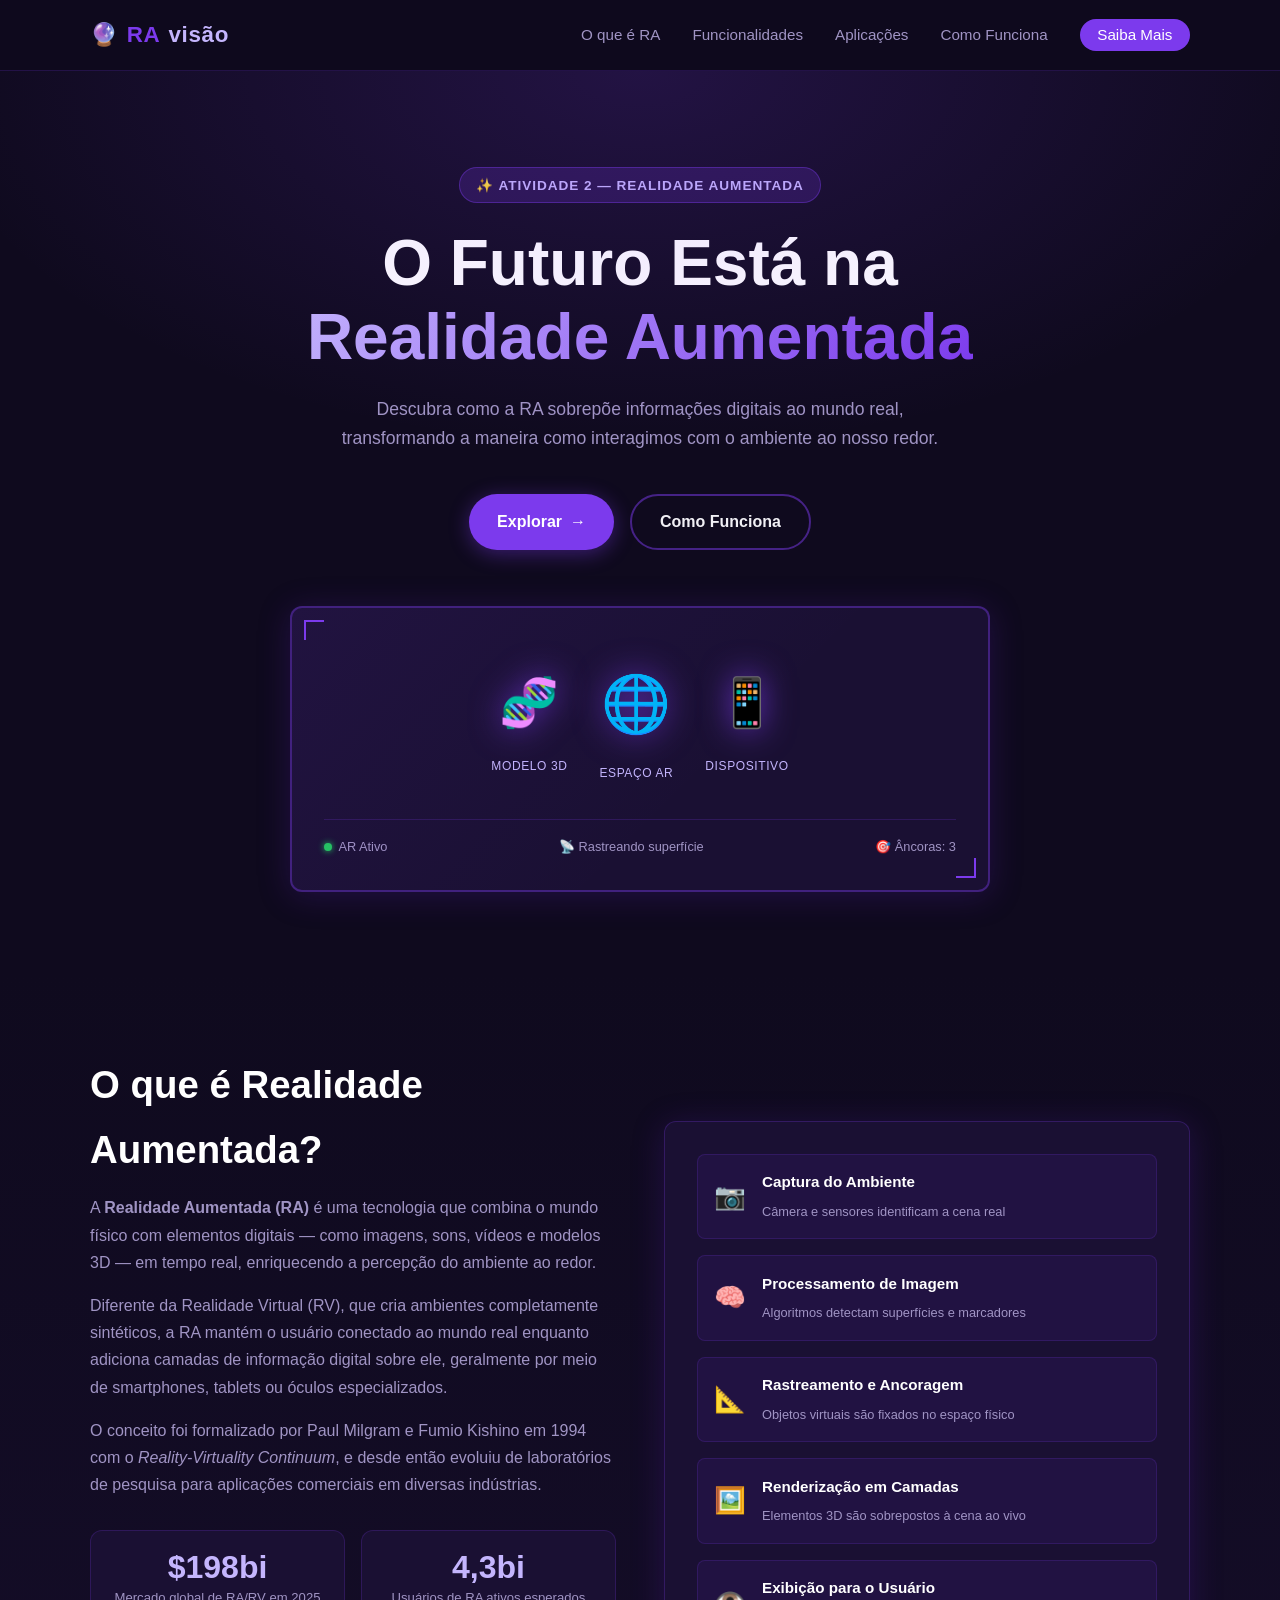
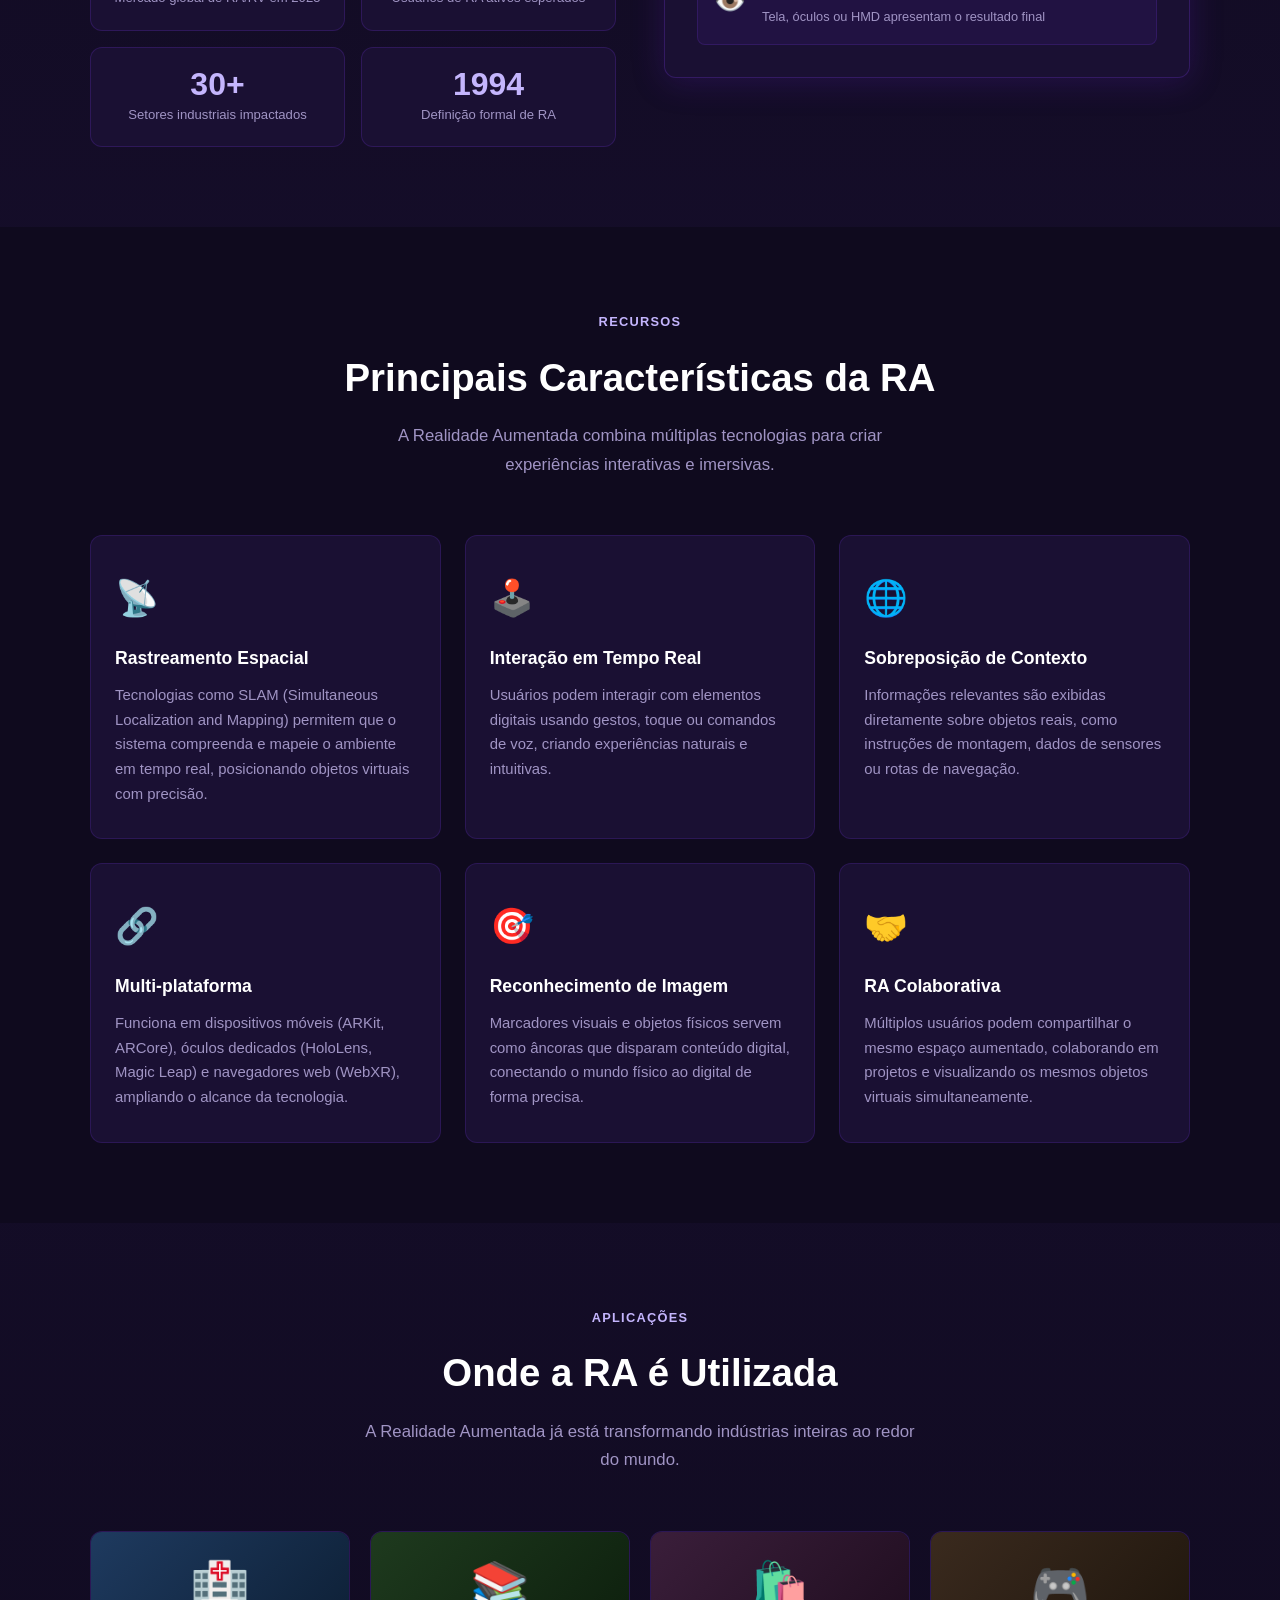
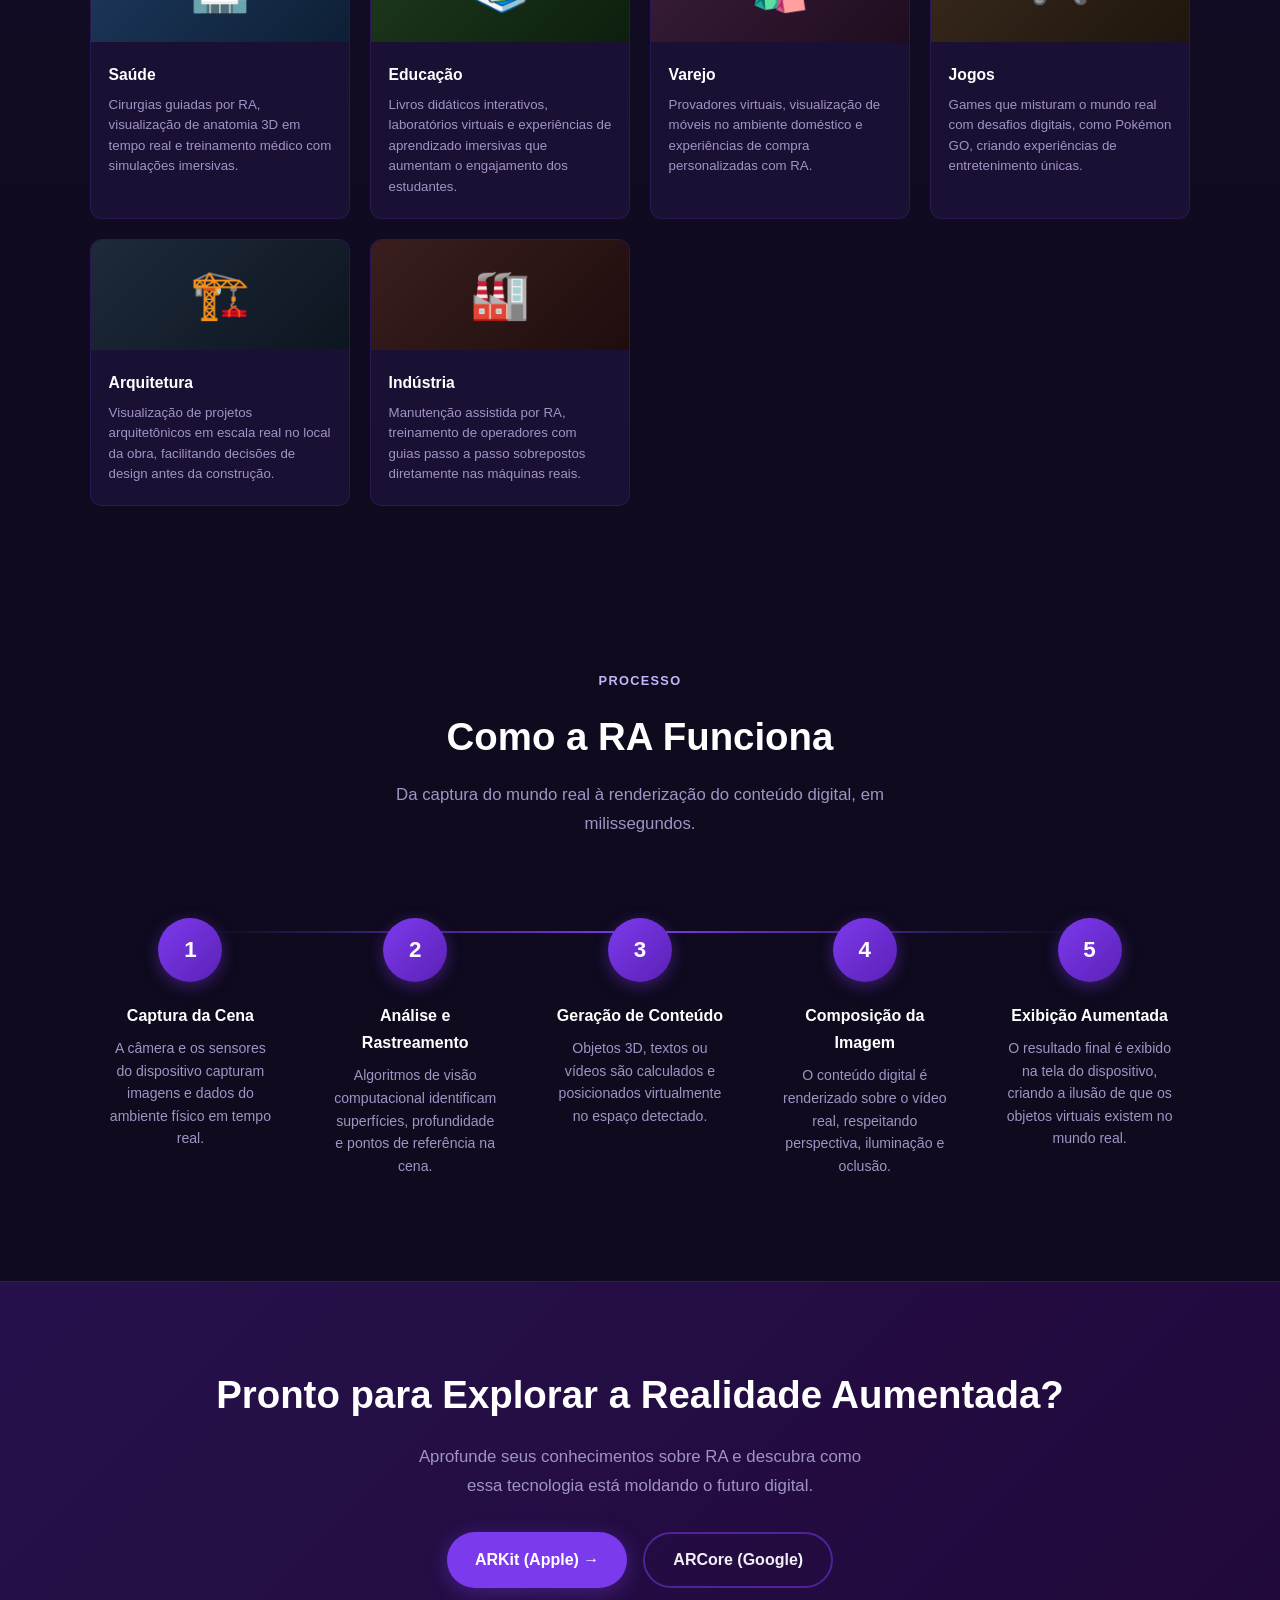
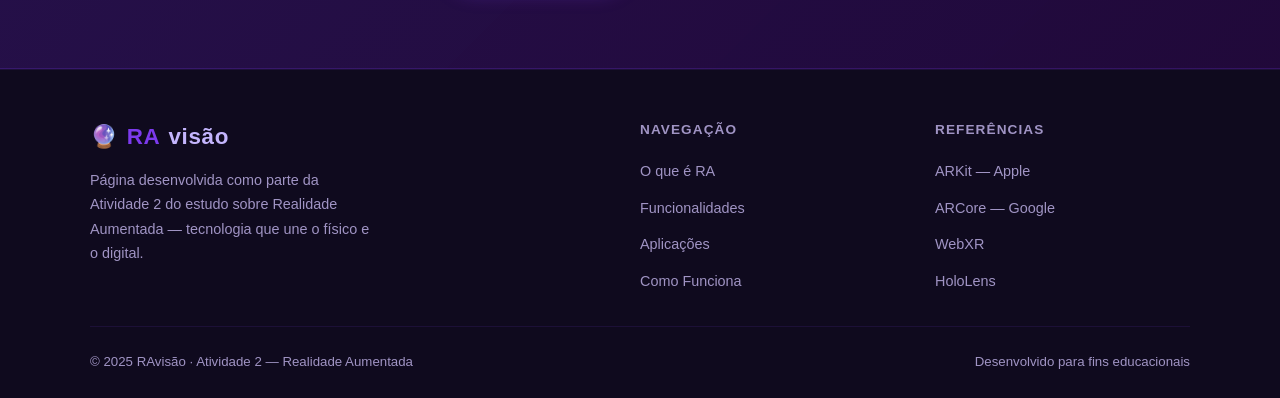
<file: index.html>
<!DOCTYPE html>
<html lang="pt-BR">
<head>
  <meta charset="UTF-8" />
  <meta name="viewport" content="width=device-width, initial-scale=1.0" />
  <meta name="description" content="Explore o universo da Realidade Aumentada: tecnologia, aplicações e o futuro da interação digital com o mundo físico." />
  <title>Realidade Aumentada — Atividade 2</title>
  <link rel="stylesheet" href="style.css" />
</head>
<body>

  <!-- ===== NAVBAR ===== -->
  <header>
    <nav class="navbar" role="navigation" aria-label="Menu principal">
      <div class="container">
        <a href="#" class="navbar__logo" aria-label="Início">
          🔮 <span>RA</span>visão
        </a>

        <ul class="navbar__links" id="nav-links" role="list">
          <li><a href="#o-que-e">O que é RA</a></li>
          <li><a href="#funcionalidades">Funcionalidades</a></li>
          <li><a href="#aplicacoes">Aplicações</a></li>
          <li><a href="#como-funciona">Como Funciona</a></li>
          <li><a href="#contato" class="navbar__cta">Saiba Mais</a></li>
        </ul>

        <button class="navbar__toggle" id="menu-toggle" aria-expanded="false" aria-controls="nav-links" aria-label="Abrir menu">
          <span></span>
          <span></span>
          <span></span>
        </button>
      </div>
    </nav>
  </header>

  <main>

    <!-- ===== HERO ===== -->
    <section class="hero" aria-labelledby="hero-title">
      <div class="container">
        <span class="hero__tag">✨ Atividade 2 — Realidade Aumentada</span>

        <h1 class="hero__title" id="hero-title">
          O Futuro Está na<br>
          <span class="highlight">Realidade Aumentada</span>
        </h1>

        <p class="hero__subtitle">
          Descubra como a RA sobrepõe informações digitais ao mundo real,
          transformando a maneira como interagimos com o ambiente ao nosso redor.
        </p>

        <div class="hero__actions">
          <a href="#o-que-e" class="btn btn--primary">
            <span>Explorar</span> →
          </a>
          <a href="#como-funciona" class="btn btn--outline">
            Como Funciona
          </a>
        </div>

        <!-- AR visual mockup -->
        <div class="hero__visual" aria-hidden="true">
          <div class="ar-frame">
            <div class="ar-corners"></div>
            <div class="ar-scene">
              <div class="ar-object">
                <div class="ar-object__icon">🧬</div>
                <span class="ar-object__label">Modelo 3D</span>
              </div>
              <div class="ar-object">
                <div class="ar-object__icon">🌐</div>
                <span class="ar-object__label">Espaço AR</span>
              </div>
              <div class="ar-object">
                <div class="ar-object__icon">📱</div>
                <span class="ar-object__label">Dispositivo</span>
              </div>
            </div>
            <div class="ar-hud">
              <div class="ar-hud__item">
                <div class="ar-hud__dot"></div>
                AR Ativo
              </div>
              <div class="ar-hud__item">📡 Rastreando superfície</div>
              <div class="ar-hud__item">🎯 Âncoras: 3</div>
            </div>
          </div>
        </div>
      </div>
    </section>

    <!-- ===== O QUE É RA ===== -->
    <section class="about" id="o-que-e" aria-labelledby="about-title">
      <div class="container">
        <div class="about__grid">

          <div class="about__text">
            <h2 id="about-title" class="section__title" style="text-align:left; margin-bottom:0.75rem;">O que é Realidade Aumentada?</h2>
            <p>
              A <strong>Realidade Aumentada (RA)</strong> é uma tecnologia que combina o mundo físico com elementos digitais
              — como imagens, sons, vídeos e modelos 3D — em tempo real, enriquecendo a percepção do ambiente ao redor.
            </p>
            <p>
              Diferente da Realidade Virtual (RV), que cria ambientes completamente sintéticos, a RA mantém o usuário
              conectado ao mundo real enquanto adiciona camadas de informação digital sobre ele, geralmente por meio
              de smartphones, tablets ou óculos especializados.
            </p>
            <p>
              O conceito foi formalizado por Paul Milgram e Fumio Kishino em 1994 com o <em>Reality-Virtuality Continuum</em>,
              e desde então evoluiu de laboratórios de pesquisa para aplicações comerciais em diversas indústrias.
            </p>

            <div class="about__stats">
              <div class="stat-card">
                <div class="stat-card__value">$198bi</div>
                <div class="stat-card__label">Mercado global de RA/RV em 2025</div>
              </div>
              <div class="stat-card">
                <div class="stat-card__value">4,3bi</div>
                <div class="stat-card__label">Usuários de RA ativos esperados</div>
              </div>
              <div class="stat-card">
                <div class="stat-card__value">30+</div>
                <div class="stat-card__label">Setores industriais impactados</div>
              </div>
              <div class="stat-card">
                <div class="stat-card__value">1994</div>
                <div class="stat-card__label">Definição formal de RA</div>
              </div>
            </div>
          </div>

          <div class="about__image-block" aria-label="Camadas tecnológicas da Realidade Aumentada">
            <div class="tech-layer">
              <div class="tech-layer__icon">📷</div>
              <div class="tech-layer__info">
                <strong>Captura do Ambiente</strong>
                <span>Câmera e sensores identificam a cena real</span>
              </div>
            </div>
            <div class="tech-layer">
              <div class="tech-layer__icon">🧠</div>
              <div class="tech-layer__info">
                <strong>Processamento de Imagem</strong>
                <span>Algoritmos detectam superfícies e marcadores</span>
              </div>
            </div>
            <div class="tech-layer">
              <div class="tech-layer__icon">📐</div>
              <div class="tech-layer__info">
                <strong>Rastreamento e Ancoragem</strong>
                <span>Objetos virtuais são fixados no espaço físico</span>
              </div>
            </div>
            <div class="tech-layer">
              <div class="tech-layer__icon">🖼️</div>
              <div class="tech-layer__info">
                <strong>Renderização em Camadas</strong>
                <span>Elementos 3D são sobrepostos à cena ao vivo</span>
              </div>
            </div>
            <div class="tech-layer">
              <div class="tech-layer__icon">👁️</div>
              <div class="tech-layer__info">
                <strong>Exibição para o Usuário</strong>
                <span>Tela, óculos ou HMD apresentam o resultado final</span>
              </div>
            </div>
          </div>

        </div>
      </div>
    </section>

    <!-- ===== FUNCIONALIDADES ===== -->
    <section class="features" id="funcionalidades" aria-labelledby="features-title">
      <div class="container">
        <div class="section__header">
          <span class="section__tag">Recursos</span>
          <h2 class="section__title" id="features-title">Principais Características da RA</h2>
          <p class="section__desc">
            A Realidade Aumentada combina múltiplas tecnologias para criar experiências interativas e imersivas.
          </p>
        </div>

        <div class="features__grid">
          <div class="feature-card">
            <div class="feature-card__icon">📡</div>
            <h3 class="feature-card__title">Rastreamento Espacial</h3>
            <p class="feature-card__desc">
              Tecnologias como SLAM (Simultaneous Localization and Mapping) permitem que o sistema compreenda
              e mapeie o ambiente em tempo real, posicionando objetos virtuais com precisão.
            </p>
          </div>

          <div class="feature-card">
            <div class="feature-card__icon">🕹️</div>
            <h3 class="feature-card__title">Interação em Tempo Real</h3>
            <p class="feature-card__desc">
              Usuários podem interagir com elementos digitais usando gestos, toque ou comandos de voz,
              criando experiências naturais e intuitivas.
            </p>
          </div>

          <div class="feature-card">
            <div class="feature-card__icon">🌐</div>
            <h3 class="feature-card__title">Sobreposição de Contexto</h3>
            <p class="feature-card__desc">
              Informações relevantes são exibidas diretamente sobre objetos reais, como instruções de
              montagem, dados de sensores ou rotas de navegação.
            </p>
          </div>

          <div class="feature-card">
            <div class="feature-card__icon">🔗</div>
            <h3 class="feature-card__title">Multi-plataforma</h3>
            <p class="feature-card__desc">
              Funciona em dispositivos móveis (ARKit, ARCore), óculos dedicados (HoloLens, Magic Leap)
              e navegadores web (WebXR), ampliando o alcance da tecnologia.
            </p>
          </div>

          <div class="feature-card">
            <div class="feature-card__icon">🎯</div>
            <h3 class="feature-card__title">Reconhecimento de Imagem</h3>
            <p class="feature-card__desc">
              Marcadores visuais e objetos físicos servem como âncoras que disparam conteúdo
              digital, conectando o mundo físico ao digital de forma precisa.
            </p>
          </div>

          <div class="feature-card">
            <div class="feature-card__icon">🤝</div>
            <h3 class="feature-card__title">RA Colaborativa</h3>
            <p class="feature-card__desc">
              Múltiplos usuários podem compartilhar o mesmo espaço aumentado, colaborando
              em projetos e visualizando os mesmos objetos virtuais simultaneamente.
            </p>
          </div>
        </div>
      </div>
    </section>

    <!-- ===== APLICAÇÕES ===== -->
    <section class="use-cases" id="aplicacoes" aria-labelledby="usecases-title">
      <div class="container">
        <div class="section__header">
          <span class="section__tag">Aplicações</span>
          <h2 class="section__title" id="usecases-title">Onde a RA é Utilizada</h2>
          <p class="section__desc">
            A Realidade Aumentada já está transformando indústrias inteiras ao redor do mundo.
          </p>
        </div>

        <div class="use-cases__grid">
          <article class="case-card case-card--health">
            <div class="case-card__cover">🏥</div>
            <div class="case-card__body">
              <h3 class="case-card__title">Saúde</h3>
              <p class="case-card__desc">
                Cirurgias guiadas por RA, visualização de anatomia 3D em tempo real e treinamento médico
                com simulações imersivas.
              </p>
            </div>
          </article>

          <article class="case-card case-card--edu">
            <div class="case-card__cover">📚</div>
            <div class="case-card__body">
              <h3 class="case-card__title">Educação</h3>
              <p class="case-card__desc">
                Livros didáticos interativos, laboratórios virtuais e experiências de aprendizado
                imersivas que aumentam o engajamento dos estudantes.
              </p>
            </div>
          </article>

          <article class="case-card case-card--retail">
            <div class="case-card__cover">🛍️</div>
            <div class="case-card__body">
              <h3 class="case-card__title">Varejo</h3>
              <p class="case-card__desc">
                Provadores virtuais, visualização de móveis no ambiente doméstico e experiências
                de compra personalizadas com RA.
              </p>
            </div>
          </article>

          <article class="case-card case-card--games">
            <div class="case-card__cover">🎮</div>
            <div class="case-card__body">
              <h3 class="case-card__title">Jogos</h3>
              <p class="case-card__desc">
                Games que misturam o mundo real com desafios digitais, como Pokémon GO,
                criando experiências de entretenimento únicas.
              </p>
            </div>
          </article>

          <article class="case-card case-card--arch">
            <div class="case-card__cover">🏗️</div>
            <div class="case-card__body">
              <h3 class="case-card__title">Arquitetura</h3>
              <p class="case-card__desc">
                Visualização de projetos arquitetônicos em escala real no local da obra, facilitando
                decisões de design antes da construção.
              </p>
            </div>
          </article>

          <article class="case-card case-card--mfg">
            <div class="case-card__cover">🏭</div>
            <div class="case-card__body">
              <h3 class="case-card__title">Indústria</h3>
              <p class="case-card__desc">
                Manutenção assistida por RA, treinamento de operadores com guias passo a passo
                sobrepostos diretamente nas máquinas reais.
              </p>
            </div>
          </article>
        </div>
      </div>
    </section>

    <!-- ===== COMO FUNCIONA ===== -->
    <section class="how-it-works" id="como-funciona" aria-labelledby="how-title">
      <div class="container">
        <div class="section__header">
          <span class="section__tag">Processo</span>
          <h2 class="section__title" id="how-title">Como a RA Funciona</h2>
          <p class="section__desc">
            Da captura do mundo real à renderização do conteúdo digital, em milissegundos.
          </p>
        </div>

        <div class="steps" role="list">
          <div class="step" role="listitem">
            <div class="step__number">1</div>
            <h3 class="step__title">Captura da Cena</h3>
            <p class="step__desc">
              A câmera e os sensores do dispositivo capturam imagens e dados
              do ambiente físico em tempo real.
            </p>
          </div>

          <div class="step" role="listitem">
            <div class="step__number">2</div>
            <h3 class="step__title">Análise e Rastreamento</h3>
            <p class="step__desc">
              Algoritmos de visão computacional identificam superfícies, profundidade
              e pontos de referência na cena.
            </p>
          </div>

          <div class="step" role="listitem">
            <div class="step__number">3</div>
            <h3 class="step__title">Geração de Conteúdo</h3>
            <p class="step__desc">
              Objetos 3D, textos ou vídeos são calculados e posicionados
              virtualmente no espaço detectado.
            </p>
          </div>

          <div class="step" role="listitem">
            <div class="step__number">4</div>
            <h3 class="step__title">Composição da Imagem</h3>
            <p class="step__desc">
              O conteúdo digital é renderizado sobre o vídeo real, respeitando
              perspectiva, iluminação e oclusão.
            </p>
          </div>

          <div class="step" role="listitem">
            <div class="step__number">5</div>
            <h3 class="step__title">Exibição Aumentada</h3>
            <p class="step__desc">
              O resultado final é exibido na tela do dispositivo, criando
              a ilusão de que os objetos virtuais existem no mundo real.
            </p>
          </div>
        </div>
      </div>
    </section>

    <!-- ===== CTA ===== -->
    <section class="cta-section" id="contato" aria-labelledby="cta-title">
      <div class="container">
        <h2 class="cta-section__title" id="cta-title">
          Pronto para Explorar a Realidade Aumentada?
        </h2>
        <p class="cta-section__desc">
          Aprofunde seus conhecimentos sobre RA e descubra como essa tecnologia
          está moldando o futuro digital.
        </p>
        <div class="hero__actions">
          <a href="https://developer.apple.com/augmented-reality/" target="_blank" rel="noopener noreferrer" class="btn btn--primary">
            ARKit (Apple) →
          </a>
          <a href="https://developers.google.com/ar" target="_blank" rel="noopener noreferrer" class="btn btn--outline">
            ARCore (Google)
          </a>
        </div>
      </div>
    </section>

  </main>

  <!-- ===== FOOTER ===== -->
  <footer class="footer">
    <div class="container">
      <div class="footer__grid">
        <div class="footer__brand">
          <a href="#" class="navbar__logo" aria-label="Início">🔮 <span>RA</span>visão</a>
          <p>
            Página desenvolvida como parte da Atividade 2 do estudo sobre
            Realidade Aumentada — tecnologia que une o físico e o digital.
          </p>
        </div>

        <div class="footer__col">
          <h4>Navegação</h4>
          <ul>
            <li><a href="#o-que-e">O que é RA</a></li>
            <li><a href="#funcionalidades">Funcionalidades</a></li>
            <li><a href="#aplicacoes">Aplicações</a></li>
            <li><a href="#como-funciona">Como Funciona</a></li>
          </ul>
        </div>

        <div class="footer__col">
          <h4>Referências</h4>
          <ul>
            <li><a href="https://developer.apple.com/augmented-reality/" target="_blank" rel="noopener noreferrer">ARKit — Apple</a></li>
            <li><a href="https://developers.google.com/ar" target="_blank" rel="noopener noreferrer">ARCore — Google</a></li>
            <li><a href="https://immersiveweb.dev/" target="_blank" rel="noopener noreferrer">WebXR</a></li>
            <li><a href="https://www.microsoft.com/en-us/hololens" target="_blank" rel="noopener noreferrer">HoloLens</a></li>
          </ul>
        </div>
      </div>

      <div class="footer__bottom">
        <p>© 2025 RAvisão · Atividade 2 — Realidade Aumentada</p>
        <p>Desenvolvido para fins educacionais</p>
      </div>
    </div>
  </footer>

  <script>
    // Mobile menu toggle
    const toggle = document.getElementById('menu-toggle');
    const navLinks = document.getElementById('nav-links');

    toggle.addEventListener('click', () => {
      const isOpen = navLinks.classList.toggle('is-open');
      toggle.setAttribute('aria-expanded', isOpen);
    });

    // Close menu when a link is clicked
    navLinks.querySelectorAll('a').forEach(link => {
      link.addEventListener('click', () => {
        navLinks.classList.remove('is-open');
        toggle.setAttribute('aria-expanded', 'false');
      });
    });
  </script>

</body>
</html>
</file>
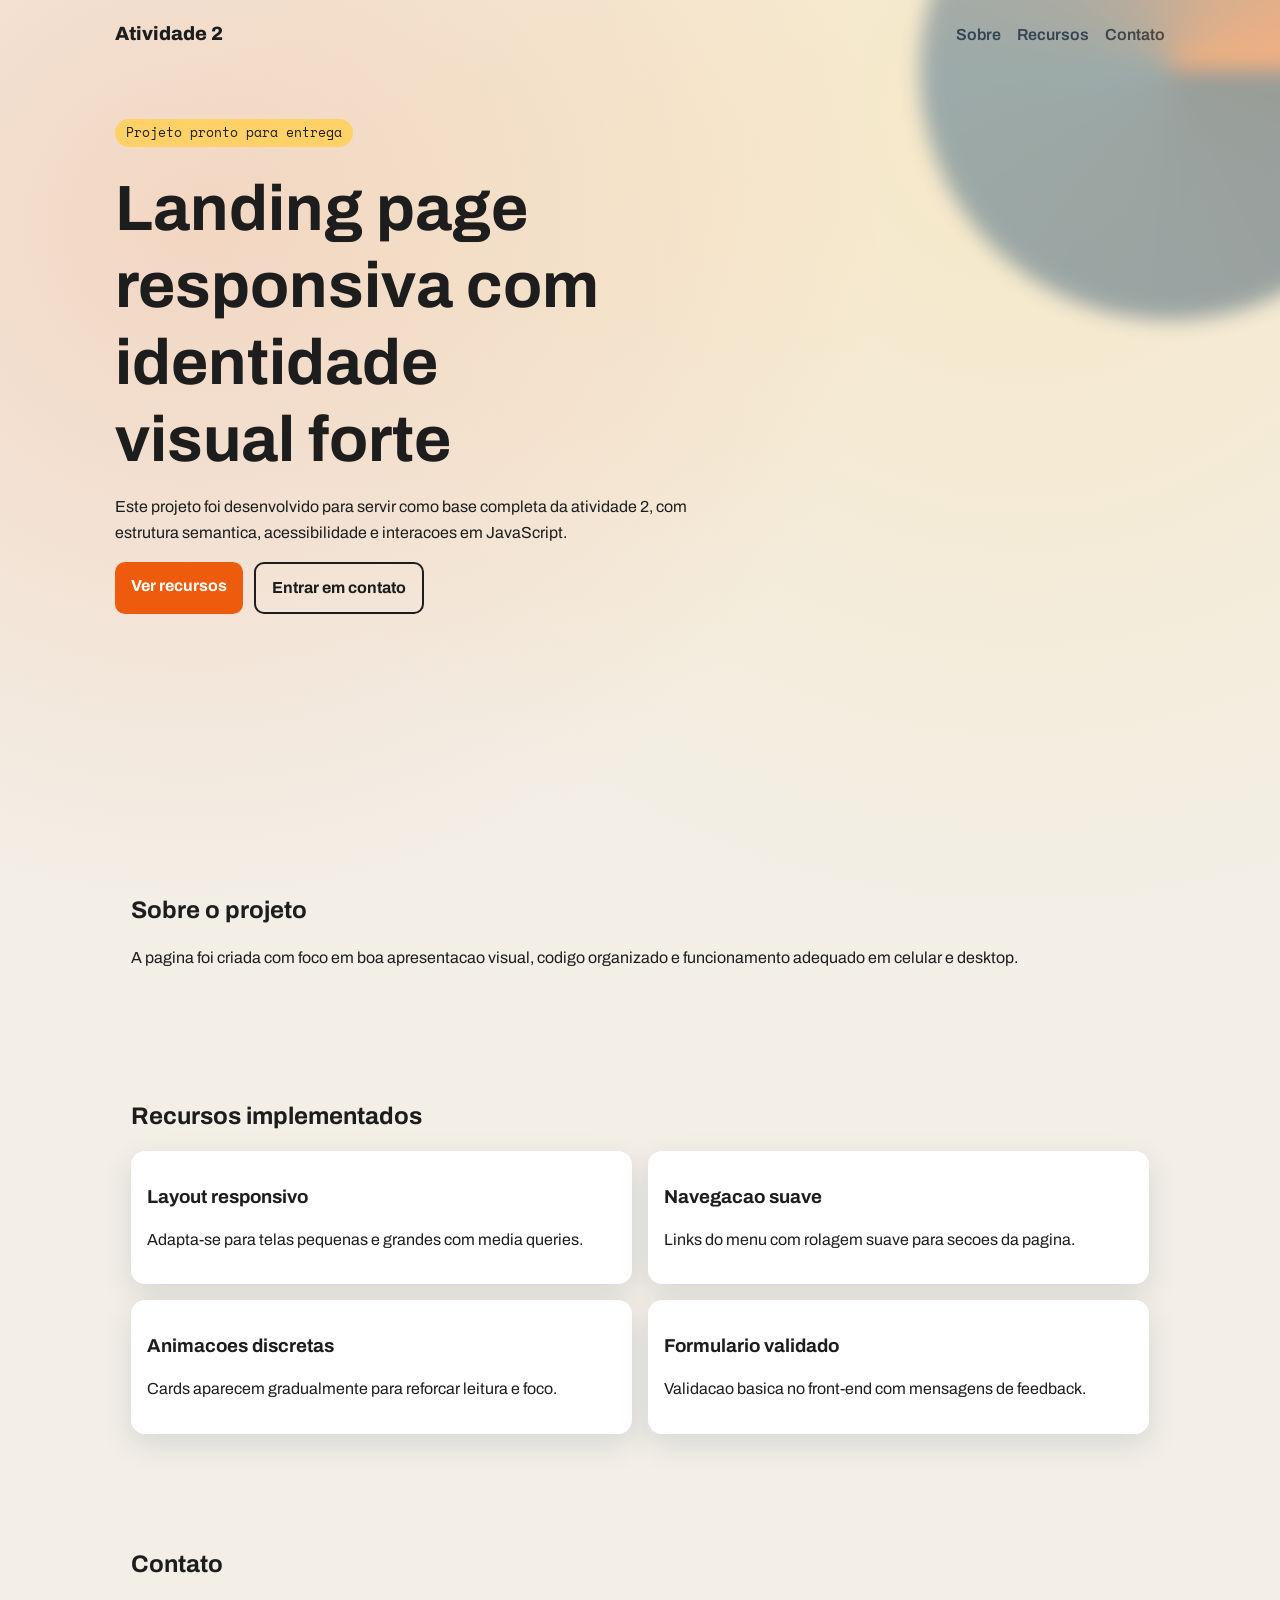
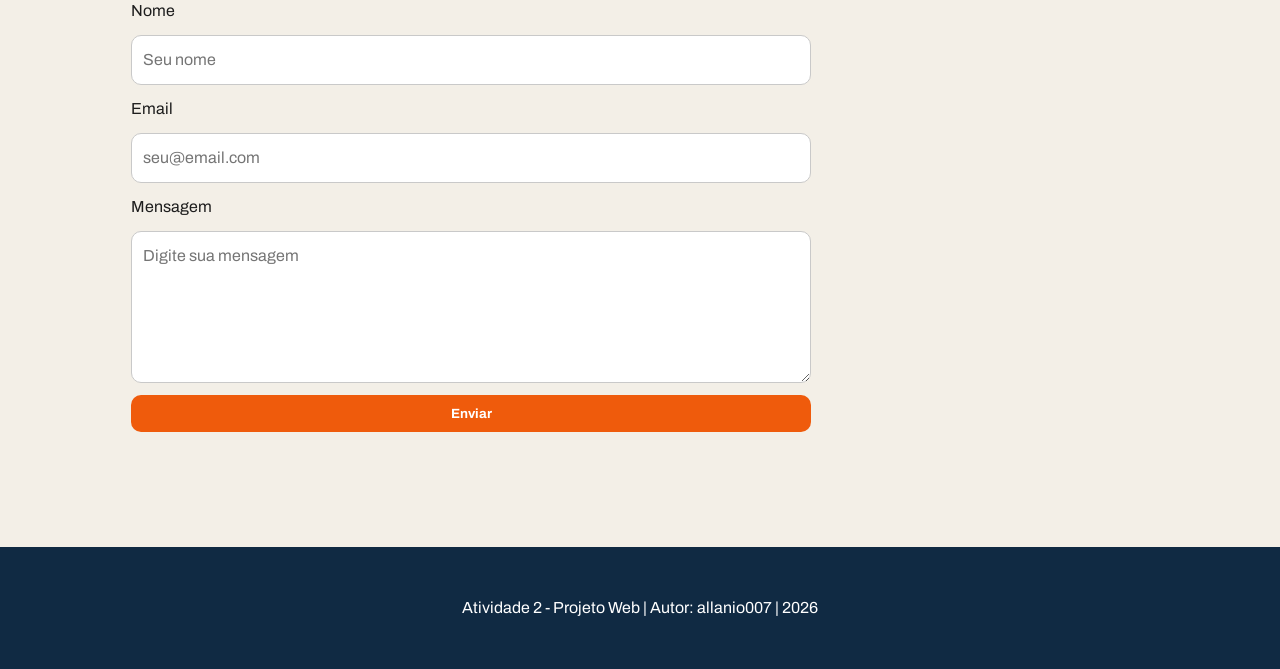
<file: atividade2-webar/index.html>
<!DOCTYPE html>
<html lang="pt-BR">
  <head>
    <meta charset="UTF-8" />
    <meta name="viewport" content="width=device-width, initial-scale=1.0" />
    <meta
      name="description"
      content="Atividade 2 - Projeto web responsivo com HTML, CSS e JavaScript."
    />
    <title>Atividade 2 - Landing Page Responsiva</title>
    <link rel="preconnect" href="https://fonts.googleapis.com" />
    <link rel="preconnect" href="https://fonts.gstatic.com" crossorigin />
    <link
      href="https://fonts.googleapis.com/css2?family=Archivo:wght@400;600;700;800&family=Space+Mono:wght@400;700&display=swap"
      rel="stylesheet"
    />
    <link rel="stylesheet" href="styles.css" />
  </head>
  <body>
    <header class="hero" id="topo">
      <nav class="nav">
        <a class="logo" href="#topo">Atividade 2</a>
        <button class="menu-btn" id="menuBtn" aria-label="Abrir menu">Menu</button>
        <ul class="menu" id="menu" aria-label="Menu principal">
          <li><a href="#sobre">Sobre</a></li>
          <li><a href="#recursos">Recursos</a></li>
          <li><a href="#contato">Contato</a></li>
        </ul>
      </nav>

      <div class="hero-content">
        <p class="badge">Projeto pronto para entrega</p>
        <h1>Landing page responsiva com identidade visual forte</h1>
        <p>
          Este projeto foi desenvolvido para servir como base completa da atividade 2,
          com estrutura semantica, acessibilidade e interacoes em JavaScript.
        </p>
        <div class="cta-group">
          <a class="btn btn-primary" href="#recursos">Ver recursos</a>
          <a class="btn btn-outline" href="#contato">Entrar em contato</a>
        </div>
      </div>
      <div class="hero-shape" aria-hidden="true"></div>
    </header>

    <main>
      <section class="section" id="sobre">
        <h2>Sobre o projeto</h2>
        <p>
          A pagina foi criada com foco em boa apresentacao visual, codigo organizado e
          funcionamento adequado em celular e desktop.
        </p>
      </section>

      <section class="section" id="recursos">
        <h2>Recursos implementados</h2>
        <div class="grid">
          <article class="card reveal">
            <h3>Layout responsivo</h3>
            <p>Adapta-se para telas pequenas e grandes com media queries.</p>
          </article>
          <article class="card reveal">
            <h3>Navegacao suave</h3>
            <p>Links do menu com rolagem suave para secoes da pagina.</p>
          </article>
          <article class="card reveal">
            <h3>Animacoes discretas</h3>
            <p>Cards aparecem gradualmente para reforcar leitura e foco.</p>
          </article>
          <article class="card reveal">
            <h3>Formulario validado</h3>
            <p>Validacao basica no front-end com mensagens de feedback.</p>
          </article>
        </div>
      </section>

      <section class="section" id="contato">
        <h2>Contato</h2>
        <form id="contactForm" novalidate>
          <label for="nome">Nome</label>
          <input id="nome" name="nome" type="text" placeholder="Seu nome" required />

          <label for="email">Email</label>
          <input id="email" name="email" type="email" placeholder="seu@email.com" required />

          <label for="mensagem">Mensagem</label>
          <textarea
            id="mensagem"
            name="mensagem"
            rows="5"
            placeholder="Digite sua mensagem"
            required
          ></textarea>

          <button class="btn btn-primary" type="submit">Enviar</button>
          <p id="formStatus" class="form-status" role="status" aria-live="polite"></p>
        </form>
      </section>
    </main>

    <footer class="footer">
      <p>Atividade 2 - Projeto Web | Autor: allanio007 | 2026</p>
    </footer>

    <script src="script.js"></script>
  </body>
</html>
</file>
<file: style.css>
/* ===========================
   Reset & Base
   =========================== */
*, *::before, *::after {
  box-sizing: border-box;
  margin: 0;
  padding: 0;
}

:root {
  --color-primary: #5b21b6;
  --color-primary-dark: #3b0764;
  --color-accent: #7c3aed;
  --color-accent-light: #c4b5fd;
  --color-bg: #0f0a1e;
  --color-bg-card: #1a1033;
  --color-text: #f1f0f5;
  --color-text-muted: #a094c4;
  --color-white: #ffffff;
  --radius: 0.75rem;
  --shadow: 0 4px 32px rgba(91, 33, 182, 0.25);
  --transition: 0.3s ease;
  --max-width: 1100px;
  --font-base: 'Segoe UI', Tahoma, Geneva, Verdana, sans-serif;
}

html {
  scroll-behavior: smooth;
  font-size: 16px;
}

body {
  font-family: var(--font-base);
  background-color: var(--color-bg);
  color: var(--color-text);
  line-height: 1.7;
  overflow-x: hidden;
}

img {
  max-width: 100%;
  display: block;
}

a {
  text-decoration: none;
  color: inherit;
}

ul {
  list-style: none;
}

.container {
  width: min(var(--max-width), 100% - 2rem);
  margin-inline: auto;
}

/* ===========================
   Navigation
   =========================== */
.navbar {
  position: sticky;
  top: 0;
  z-index: 100;
  background-color: rgba(15, 10, 30, 0.92);
  backdrop-filter: blur(10px);
  border-bottom: 1px solid rgba(124, 58, 237, 0.2);
  padding: 1rem 0;
}

.navbar .container {
  display: flex;
  align-items: center;
  justify-content: space-between;
  gap: 1rem;
}

.navbar__logo {
  font-size: 1.4rem;
  font-weight: 700;
  color: var(--color-accent-light);
  letter-spacing: 0.03em;
  display: flex;
  align-items: center;
  gap: 0.5rem;
}

.navbar__logo span {
  color: var(--color-accent);
}

.navbar__links {
  display: flex;
  gap: 2rem;
  align-items: center;
}

.navbar__links a {
  color: var(--color-text-muted);
  font-size: 0.95rem;
  font-weight: 500;
  transition: color var(--transition);
  position: relative;
}

.navbar__links a::after {
  content: '';
  position: absolute;
  bottom: -4px;
  left: 0;
  width: 0;
  height: 2px;
  background: var(--color-accent);
  transition: width var(--transition);
}

.navbar__links a:hover {
  color: var(--color-white);
}

.navbar__links a:hover::after {
  width: 100%;
}

.navbar__cta {
  background: var(--color-accent);
  color: var(--color-white) !important;
  padding: 0.45rem 1.1rem;
  border-radius: 100px;
  transition: background var(--transition) !important;
}

.navbar__cta:hover {
  background: var(--color-primary) !important;
}

.navbar__cta::after {
  display: none !important;
}

/* Mobile menu toggle */
.navbar__toggle {
  display: none;
  flex-direction: column;
  gap: 5px;
  background: none;
  border: none;
  cursor: pointer;
  padding: 4px;
}

.navbar__toggle span {
  display: block;
  width: 24px;
  height: 2px;
  background: var(--color-text);
  border-radius: 2px;
  transition: transform var(--transition), opacity var(--transition);
}

/* ===========================
   Hero Section
   =========================== */
.hero {
  padding: 6rem 0 5rem;
  text-align: center;
  position: relative;
  overflow: hidden;
}

.hero::before {
  content: '';
  position: absolute;
  inset: 0;
  background: radial-gradient(ellipse 80% 60% at 50% 0%, rgba(124, 58, 237, 0.18) 0%, transparent 70%);
  pointer-events: none;
}

.hero__tag {
  display: inline-block;
  background: rgba(124, 58, 237, 0.2);
  color: var(--color-accent-light);
  border: 1px solid rgba(124, 58, 237, 0.4);
  padding: 0.35rem 1rem;
  border-radius: 100px;
  font-size: 0.85rem;
  font-weight: 600;
  letter-spacing: 0.07em;
  text-transform: uppercase;
  margin-bottom: 1.5rem;
}

.hero__title {
  font-size: clamp(2.2rem, 6vw, 4rem);
  font-weight: 800;
  line-height: 1.15;
  margin-bottom: 1.25rem;
  color: var(--color-white);
}

.hero__title .highlight {
  background: linear-gradient(135deg, var(--color-accent-light), var(--color-accent));
  -webkit-background-clip: text;
  -webkit-text-fill-color: transparent;
  background-clip: text;
}

.hero__subtitle {
  max-width: 600px;
  margin-inline: auto;
  font-size: 1.1rem;
  color: var(--color-text-muted);
  margin-bottom: 2.5rem;
}

.hero__actions {
  display: flex;
  gap: 1rem;
  justify-content: center;
  flex-wrap: wrap;
}

.btn {
  display: inline-flex;
  align-items: center;
  gap: 0.5rem;
  padding: 0.75rem 1.75rem;
  border-radius: 100px;
  font-size: 1rem;
  font-weight: 600;
  cursor: pointer;
  border: none;
  transition: transform var(--transition), box-shadow var(--transition), background var(--transition);
}

.btn:hover {
  transform: translateY(-2px);
}

.btn--primary {
  background: var(--color-accent);
  color: var(--color-white);
  box-shadow: 0 4px 20px rgba(124, 58, 237, 0.4);
}

.btn--primary:hover {
  background: var(--color-primary);
  box-shadow: 0 6px 28px rgba(124, 58, 237, 0.55);
}

.btn--outline {
  background: transparent;
  color: var(--color-text);
  border: 2px solid rgba(124, 58, 237, 0.5);
}

.btn--outline:hover {
  border-color: var(--color-accent);
  color: var(--color-white);
}

/* AR visual mockup */
.hero__visual {
  margin: 3.5rem auto 0;
  max-width: 700px;
  position: relative;
}

.ar-frame {
  background: var(--color-bg-card);
  border: 2px solid rgba(124, 58, 237, 0.4);
  border-radius: var(--radius);
  padding: 2rem;
  box-shadow: var(--shadow);
  position: relative;
  overflow: hidden;
}

.ar-frame::before {
  content: '';
  position: absolute;
  inset: 0;
  background: linear-gradient(135deg, rgba(124, 58, 237, 0.07) 0%, transparent 60%);
  pointer-events: none;
}

.ar-corners {
  position: absolute;
  inset: 0.75rem;
  pointer-events: none;
}

.ar-corners::before,
.ar-corners::after {
  content: '';
  position: absolute;
  width: 20px;
  height: 20px;
  border-color: var(--color-accent);
  border-style: solid;
}

.ar-corners::before {
  top: 0;
  left: 0;
  border-width: 2px 0 0 2px;
}

.ar-corners::after {
  bottom: 0;
  right: 0;
  border-width: 0 2px 2px 0;
}

.ar-scene {
  display: flex;
  align-items: center;
  justify-content: center;
  gap: 2rem;
  flex-wrap: wrap;
  padding: 1rem 0;
}

.ar-object {
  display: flex;
  flex-direction: column;
  align-items: center;
  gap: 0.75rem;
}

.ar-object__icon {
  font-size: 3rem;
  filter: drop-shadow(0 0 16px rgba(124, 58, 237, 0.7));
  animation: float 3s ease-in-out infinite;
}

.ar-object:nth-child(2) .ar-object__icon {
  animation-delay: 0.5s;
  font-size: 3.5rem;
}

.ar-object:nth-child(3) .ar-object__icon {
  animation-delay: 1s;
}

.ar-object__label {
  font-size: 0.75rem;
  color: var(--color-accent-light);
  letter-spacing: 0.05em;
  text-transform: uppercase;
}

@keyframes float {
  0%, 100% { transform: translateY(0); }
  50% { transform: translateY(-10px); }
}

.ar-hud {
  display: flex;
  justify-content: space-between;
  align-items: center;
  margin-top: 1.25rem;
  padding-top: 1rem;
  border-top: 1px solid rgba(124, 58, 237, 0.2);
}

.ar-hud__item {
  display: flex;
  align-items: center;
  gap: 0.4rem;
  font-size: 0.8rem;
  color: var(--color-text-muted);
}

.ar-hud__dot {
  width: 8px;
  height: 8px;
  border-radius: 50%;
  background: #22c55e;
  box-shadow: 0 0 6px #22c55e;
  animation: pulse 2s infinite;
}

@keyframes pulse {
  0%, 100% { opacity: 1; }
  50% { opacity: 0.4; }
}

/* ===========================
   Section Shared Styles
   =========================== */
section {
  padding: 5rem 0;
}

.section__header {
  text-align: center;
  margin-bottom: 3.5rem;
}

.section__tag {
  display: inline-block;
  color: var(--color-accent-light);
  font-size: 0.8rem;
  font-weight: 700;
  letter-spacing: 0.1em;
  text-transform: uppercase;
  margin-bottom: 0.75rem;
}

.section__title {
  font-size: clamp(1.6rem, 4vw, 2.4rem);
  font-weight: 800;
  color: var(--color-white);
  margin-bottom: 0.75rem;
}

.section__desc {
  max-width: 560px;
  margin-inline: auto;
  color: var(--color-text-muted);
  font-size: 1.05rem;
}

/* ===========================
   What is AR
   =========================== */
.about {
  background: linear-gradient(180deg, var(--color-bg) 0%, rgba(26, 16, 51, 0.5) 100%);
}

.about__grid {
  display: grid;
  grid-template-columns: 1fr 1fr;
  gap: 3rem;
  align-items: center;
}

.about__text h3 {
  font-size: 1.6rem;
  font-weight: 700;
  color: var(--color-white);
  margin-bottom: 1rem;
}

.about__text p {
  color: var(--color-text-muted);
  margin-bottom: 1rem;
}

.about__text p:last-child {
  margin-bottom: 0;
}

.about__stats {
  display: grid;
  grid-template-columns: 1fr 1fr;
  gap: 1rem;
  margin-top: 2rem;
}

.stat-card {
  background: var(--color-bg-card);
  border: 1px solid rgba(124, 58, 237, 0.2);
  border-radius: var(--radius);
  padding: 1.25rem;
  text-align: center;
}

.stat-card__value {
  font-size: 2rem;
  font-weight: 800;
  color: var(--color-accent-light);
  line-height: 1;
  margin-bottom: 0.25rem;
}

.stat-card__label {
  font-size: 0.82rem;
  color: var(--color-text-muted);
}

.about__image-block {
  background: var(--color-bg-card);
  border: 1px solid rgba(124, 58, 237, 0.25);
  border-radius: var(--radius);
  padding: 2rem;
  display: flex;
  flex-direction: column;
  gap: 1rem;
  box-shadow: var(--shadow);
}

.tech-layer {
  display: flex;
  align-items: center;
  gap: 1rem;
  padding: 0.9rem 1rem;
  background: rgba(124, 58, 237, 0.08);
  border: 1px solid rgba(124, 58, 237, 0.18);
  border-radius: 0.5rem;
  transition: border-color var(--transition);
}

.tech-layer:hover {
  border-color: var(--color-accent);
}

.tech-layer__icon {
  font-size: 1.6rem;
  flex-shrink: 0;
}

.tech-layer__info strong {
  display: block;
  font-size: 0.95rem;
  color: var(--color-white);
  margin-bottom: 0.1rem;
}

.tech-layer__info span {
  font-size: 0.8rem;
  color: var(--color-text-muted);
}

/* ===========================
   Features Section
   =========================== */
.features {
  background: var(--color-bg);
}

.features__grid {
  display: grid;
  grid-template-columns: repeat(auto-fit, minmax(260px, 1fr));
  gap: 1.5rem;
}

.feature-card {
  background: var(--color-bg-card);
  border: 1px solid rgba(124, 58, 237, 0.18);
  border-radius: var(--radius);
  padding: 2rem 1.5rem;
  transition: transform var(--transition), border-color var(--transition), box-shadow var(--transition);
}

.feature-card:hover {
  transform: translateY(-4px);
  border-color: var(--color-accent);
  box-shadow: 0 8px 32px rgba(124, 58, 237, 0.2);
}

.feature-card__icon {
  font-size: 2.2rem;
  margin-bottom: 1rem;
}

.feature-card__title {
  font-size: 1.1rem;
  font-weight: 700;
  color: var(--color-white);
  margin-bottom: 0.6rem;
}

.feature-card__desc {
  color: var(--color-text-muted);
  font-size: 0.93rem;
  line-height: 1.65;
}

/* ===========================
   Use Cases
   =========================== */
.use-cases {
  background: linear-gradient(180deg, rgba(26, 16, 51, 0.4) 0%, var(--color-bg) 100%);
}

.use-cases__grid {
  display: grid;
  grid-template-columns: repeat(auto-fit, minmax(220px, 1fr));
  gap: 1.25rem;
}

.case-card {
  background: var(--color-bg-card);
  border: 1px solid rgba(124, 58, 237, 0.18);
  border-radius: var(--radius);
  overflow: hidden;
  transition: transform var(--transition), box-shadow var(--transition);
}

.case-card:hover {
  transform: translateY(-4px);
  box-shadow: 0 8px 32px rgba(124, 58, 237, 0.2);
}

.case-card__cover {
  height: 110px;
  display: flex;
  align-items: center;
  justify-content: center;
  font-size: 3rem;
}

.case-card--health .case-card__cover  { background: linear-gradient(135deg, #1e3a5f, #0d1f35); }
.case-card--edu    .case-card__cover  { background: linear-gradient(135deg, #1e3a1e, #0d1f0d); }
.case-card--retail .case-card__cover  { background: linear-gradient(135deg, #3a1e3a, #1f0d1f); }
.case-card--games  .case-card__cover  { background: linear-gradient(135deg, #3a2a1e, #1f160d); }
.case-card--arch   .case-card__cover  { background: linear-gradient(135deg, #1e2a3a, #0d1520); }
.case-card--mfg    .case-card__cover  { background: linear-gradient(135deg, #3a1e1e, #1f0d0d); }

.case-card__body {
  padding: 1.25rem 1.1rem;
}

.case-card__title {
  font-size: 0.98rem;
  font-weight: 700;
  color: var(--color-white);
  margin-bottom: 0.4rem;
}

.case-card__desc {
  font-size: 0.83rem;
  color: var(--color-text-muted);
  line-height: 1.55;
}

/* ===========================
   How it Works
   =========================== */
.how-it-works {
  background: var(--color-bg);
}

.steps {
  display: grid;
  grid-template-columns: repeat(auto-fit, minmax(200px, 1fr));
  gap: 1.5rem;
  position: relative;
}

.steps::before {
  content: '';
  position: absolute;
  top: 2.3rem;
  left: 10%;
  right: 10%;
  height: 2px;
  background: linear-gradient(90deg, transparent, var(--color-accent), transparent);
  pointer-events: none;
}

.step {
  text-align: center;
  padding: 1.5rem 1rem;
  position: relative;
}

.step__number {
  width: 4rem;
  height: 4rem;
  border-radius: 50%;
  background: linear-gradient(135deg, var(--color-accent), var(--color-primary));
  display: flex;
  align-items: center;
  justify-content: center;
  font-size: 1.4rem;
  font-weight: 800;
  color: var(--color-white);
  margin: 0 auto 1.25rem;
  box-shadow: 0 4px 16px rgba(124, 58, 237, 0.4);
}

.step__title {
  font-size: 1rem;
  font-weight: 700;
  color: var(--color-white);
  margin-bottom: 0.5rem;
}

.step__desc {
  font-size: 0.88rem;
  color: var(--color-text-muted);
  line-height: 1.6;
}

/* ===========================
   CTA Section
   =========================== */
.cta-section {
  padding: 5rem 0;
  background: linear-gradient(135deg, rgba(91, 33, 182, 0.3) 0%, rgba(59, 7, 100, 0.4) 100%);
  border-top: 1px solid rgba(124, 58, 237, 0.2);
  border-bottom: 1px solid rgba(124, 58, 237, 0.2);
  text-align: center;
}

.cta-section__title {
  font-size: clamp(1.6rem, 4vw, 2.4rem);
  font-weight: 800;
  color: var(--color-white);
  margin-bottom: 1rem;
}

.cta-section__desc {
  color: var(--color-text-muted);
  font-size: 1.05rem;
  max-width: 480px;
  margin-inline: auto;
  margin-bottom: 2rem;
}

/* ===========================
   Footer
   =========================== */
.footer {
  background: var(--color-bg);
  padding: 3rem 0 1.5rem;
  border-top: 1px solid rgba(124, 58, 237, 0.12);
}

.footer__grid {
  display: grid;
  grid-template-columns: 2fr 1fr 1fr;
  gap: 2.5rem;
  margin-bottom: 2rem;
}

.footer__brand p {
  color: var(--color-text-muted);
  font-size: 0.9rem;
  margin-top: 0.75rem;
  max-width: 280px;
}

.footer__col h4 {
  font-size: 0.85rem;
  font-weight: 700;
  text-transform: uppercase;
  letter-spacing: 0.08em;
  color: var(--color-text-muted);
  margin-bottom: 1rem;
}

.footer__col ul {
  display: flex;
  flex-direction: column;
  gap: 0.6rem;
}

.footer__col ul li a {
  color: var(--color-text-muted);
  font-size: 0.9rem;
  transition: color var(--transition);
}

.footer__col ul li a:hover {
  color: var(--color-white);
}

.footer__bottom {
  display: flex;
  align-items: center;
  justify-content: space-between;
  padding-top: 1.5rem;
  border-top: 1px solid rgba(124, 58, 237, 0.12);
  font-size: 0.83rem;
  color: var(--color-text-muted);
  flex-wrap: wrap;
  gap: 0.5rem;
}

/* ===========================
   Responsive
   =========================== */
@media (max-width: 768px) {
  /* Navbar */
  .navbar__links {
    display: none;
    flex-direction: column;
    gap: 0.25rem;
    position: absolute;
    top: 100%;
    left: 0;
    right: 0;
    background: rgba(15, 10, 30, 0.98);
    padding: 1.25rem 1.5rem 1.5rem;
    border-bottom: 1px solid rgba(124, 58, 237, 0.2);
  }

  .navbar__links.is-open {
    display: flex;
  }

  .navbar__links a {
    padding: 0.6rem 0;
    font-size: 1rem;
  }

  .navbar__toggle {
    display: flex;
  }

  .navbar .container {
    flex-wrap: wrap;
    position: relative;
  }

  /* About */
  .about__grid {
    grid-template-columns: 1fr;
  }

  /* Footer */
  .footer__grid {
    grid-template-columns: 1fr 1fr;
  }

  .footer__brand {
    grid-column: 1 / -1;
  }

  /* Steps */
  .steps::before {
    display: none;
  }
}

@media (max-width: 480px) {
  section {
    padding: 3.5rem 0;
  }

  .hero {
    padding: 4rem 0 3rem;
  }

  .about__stats {
    grid-template-columns: 1fr 1fr;
  }

  .footer__grid {
    grid-template-columns: 1fr;
  }

  .footer__bottom {
    flex-direction: column;
    text-align: center;
  }
}
</file>
<file: atividade2-webar/styles.css>
:root {
  --bg-main: #f3efe7;
  --bg-contrast: #102a43;
  --ink: #1d1d1d;
  --ink-soft: #3d3d3d;
  --accent: #ef5b0c;
  --accent-2: #ffd166;
  --card: #ffffff;
  --radius: 14px;
  --shadow: 0 10px 30px rgba(16, 42, 67, 0.12);
}

* {
  box-sizing: border-box;
}

html {
  scroll-behavior: smooth;
}

body {
  margin: 0;
  font-family: "Archivo", sans-serif;
  color: var(--ink);
  background:
    radial-gradient(circle at 15% 10%, rgba(239, 91, 12, 0.17), transparent 30%),
    radial-gradient(circle at 80% 5%, rgba(255, 209, 102, 0.25), transparent 35%),
    var(--bg-main);
  line-height: 1.6;
}

.hero {
  min-height: 92vh;
  padding: 1.2rem 1rem 3rem;
  position: relative;
  overflow: hidden;
}

.nav {
  max-width: 1050px;
  margin: 0 auto;
  display: flex;
  align-items: center;
  justify-content: space-between;
  gap: 1rem;
}

.logo {
  text-decoration: none;
  color: var(--ink);
  font-weight: 800;
  font-size: 1.2rem;
}

.menu-btn {
  display: none;
  border: 1px solid var(--ink);
  padding: 0.45rem 0.7rem;
  border-radius: 10px;
  background: transparent;
  font-family: "Space Mono", monospace;
}

.menu {
  list-style: none;
  display: flex;
  gap: 1rem;
  margin: 0;
  padding: 0;
}

.menu a {
  text-decoration: none;
  color: var(--ink-soft);
  font-weight: 600;
}

.hero-content {
  max-width: 1050px;
  margin: 3.5rem auto 0;
  position: relative;
  z-index: 1;
}

.badge {
  display: inline-block;
  background: var(--accent-2);
  padding: 0.25rem 0.7rem;
  border-radius: 999px;
  font-family: "Space Mono", monospace;
  font-size: 0.8rem;
}

h1,
h2,
h3 {
  line-height: 1.2;
}

h1 {
  max-width: 13ch;
  font-size: clamp(2rem, 5vw, 4rem);
  margin: 0.7rem 0;
}

.hero-content p {
  max-width: 64ch;
}

.cta-group {
  margin-top: 1rem;
  display: flex;
  flex-wrap: wrap;
  gap: 0.7rem;
}

.btn {
  text-decoration: none;
  border: 0;
  border-radius: 10px;
  padding: 0.7rem 1rem;
  cursor: pointer;
  font-weight: 700;
  font-family: "Archivo", sans-serif;
}

.btn-primary {
  background: var(--accent);
  color: #fff;
}

.btn-outline {
  border: 2px solid var(--ink);
  color: var(--ink);
  background: transparent;
}

.hero-shape {
  position: absolute;
  width: 500px;
  height: 500px;
  border-radius: 50%;
  background: conic-gradient(from 90deg, var(--bg-contrast), #174f7a, var(--accent));
  right: -140px;
  top: -180px;
  filter: blur(10px);
  opacity: 0.4;
}

.section {
  max-width: 1050px;
  margin: 0 auto;
  padding: 3rem 1rem;
}

.grid {
  display: grid;
  grid-template-columns: repeat(2, minmax(0, 1fr));
  gap: 1rem;
}

.card {
  background: var(--card);
  border-radius: var(--radius);
  box-shadow: var(--shadow);
  padding: 1rem;
  opacity: 0;
  transform: translateY(20px);
  transition: opacity 0.5s ease, transform 0.5s ease;
}

.card.visible {
  opacity: 1;
  transform: translateY(0);
}

form {
  max-width: 680px;
  display: grid;
  gap: 0.7rem;
}

input,
textarea {
  border: 1px solid #c9c9c9;
  border-radius: 10px;
  padding: 0.7rem;
  font: inherit;
}

.form-status {
  min-height: 1.5rem;
  font-weight: 600;
}

.footer {
  padding: 2rem 1rem;
  text-align: center;
  color: #fff;
  background: var(--bg-contrast);
}

@media (max-width: 768px) {
  .menu-btn {
    display: inline-block;
  }

  .menu {
    position: absolute;
    top: 58px;
    right: 16px;
    background: #fff;
    box-shadow: var(--shadow);
    border-radius: 10px;
    padding: 0.9rem;
    width: 190px;
    display: none;
    flex-direction: column;
  }

  .menu.open {
    display: flex;
  }

  .grid {
    grid-template-columns: 1fr;
  }
}
</file>
